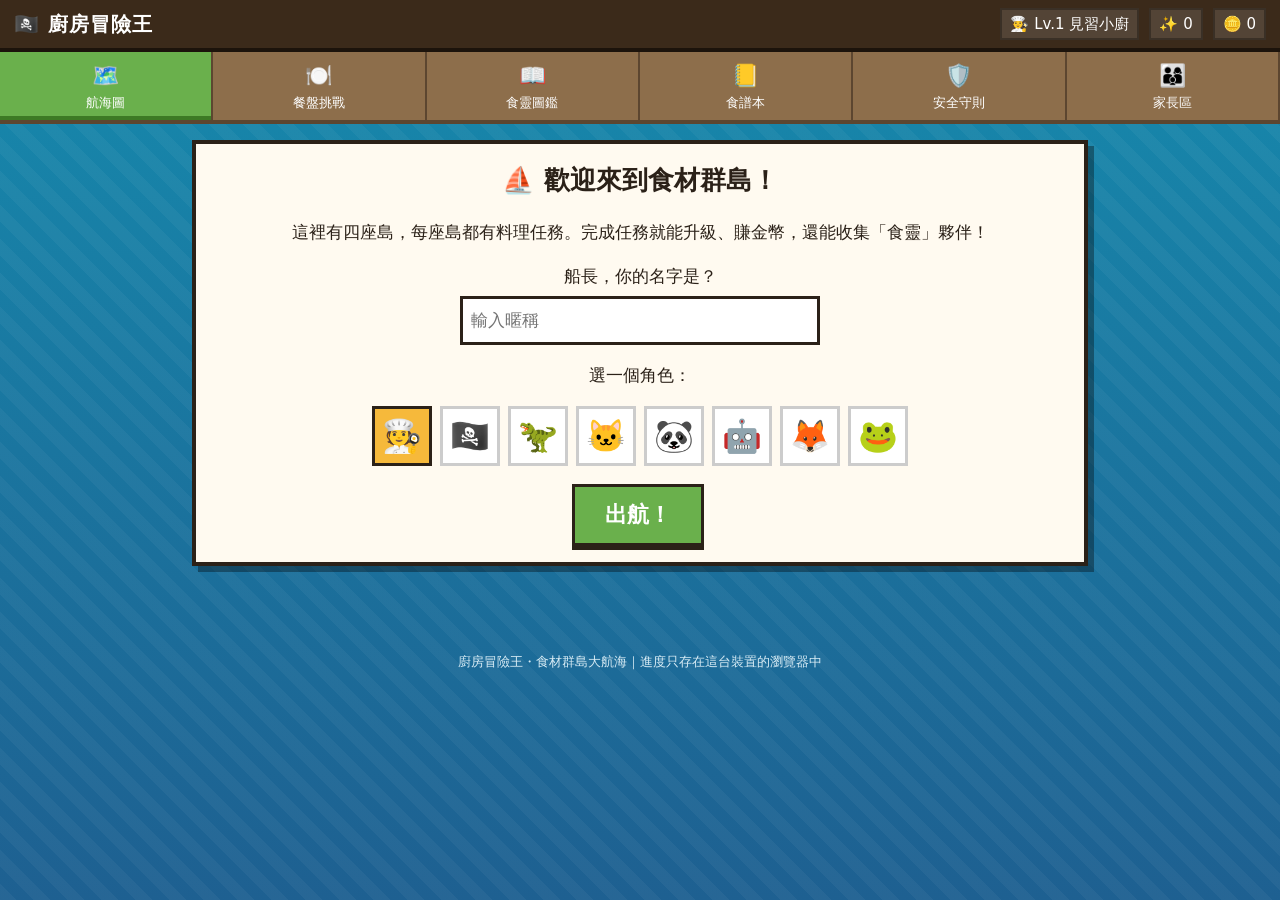
<file: index.html>
<!DOCTYPE html>
<html lang="zh-Hant-TW">
<head>
<meta charset="UTF-8">
<meta name="viewport" content="width=device-width, initial-scale=1">
<title>航海圖｜廚房冒險王</title>
<link rel="icon" href="data:image/svg+xml,<svg xmlns=%22http://www.w3.org/2000/svg%22 viewBox=%220 0 100 100%22><text y=%22.9em%22 font-size=%2290%22>🍳</text></svg>">
<link rel="stylesheet" href="css/style.css">
</head>
<body data-page="index.html">
<main id="main"></main>
<footer>廚房冒險王・食材群島大航海｜進度只存在這台裝置的瀏覽器中</footer>
<script src="js/data.js"></script>
<script src="js/app.js"></script>
</body>
</html>
</file>
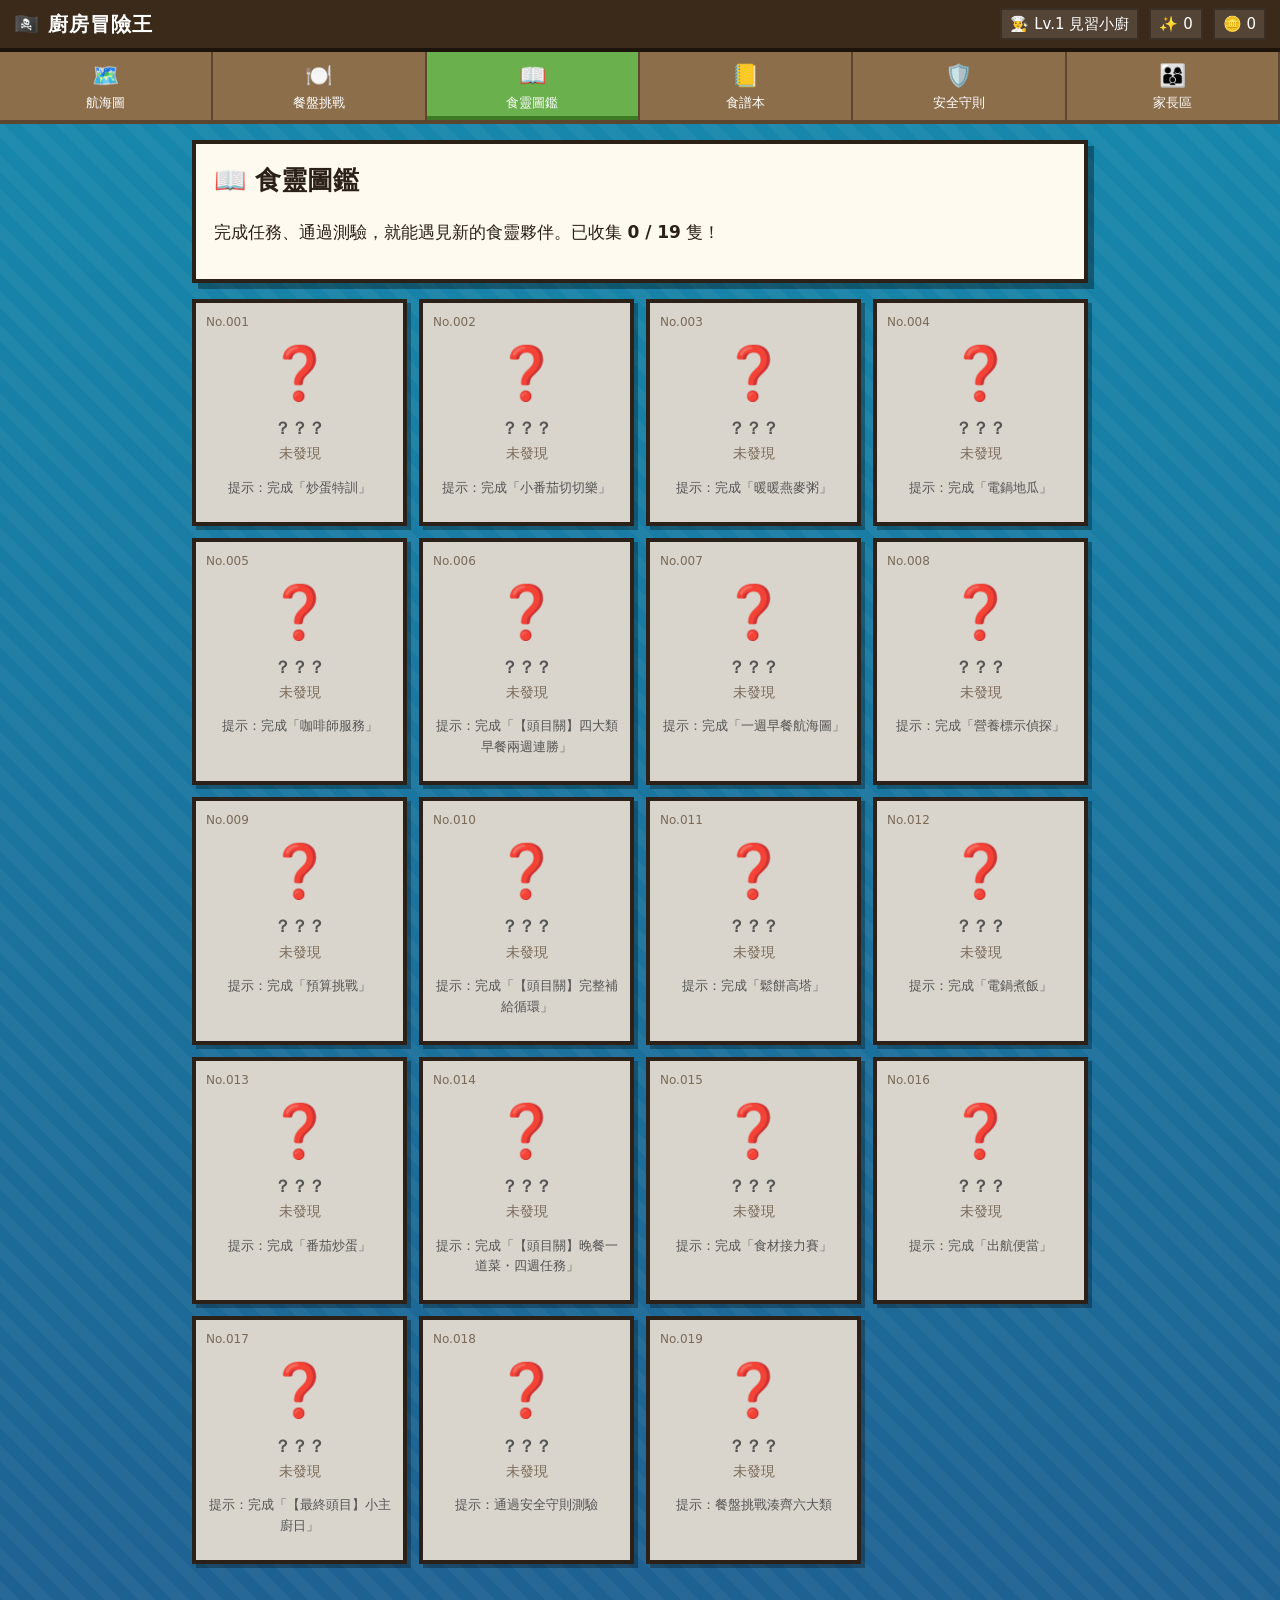
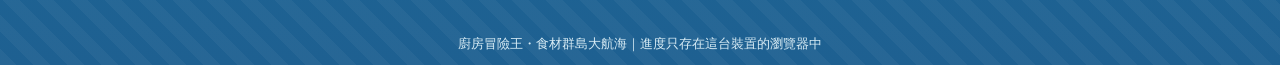
<file: collection.html>
<!DOCTYPE html>
<html lang="zh-Hant-TW">
<head>
<meta charset="UTF-8">
<meta name="viewport" content="width=device-width, initial-scale=1">
<title>食靈圖鑑｜廚房冒險王</title>
<link rel="icon" href="data:image/svg+xml,<svg xmlns=%22http://www.w3.org/2000/svg%22 viewBox=%220 0 100 100%22><text y=%22.9em%22 font-size=%2290%22>🍳</text></svg>">
<link rel="stylesheet" href="css/style.css">
</head>
<body data-page="collection.html">
<main id="main"></main>
<footer>廚房冒險王・食材群島大航海｜進度只存在這台裝置的瀏覽器中</footer>
<script src="js/data.js"></script>
<script src="js/app.js"></script>
</body>
</html>
</file>
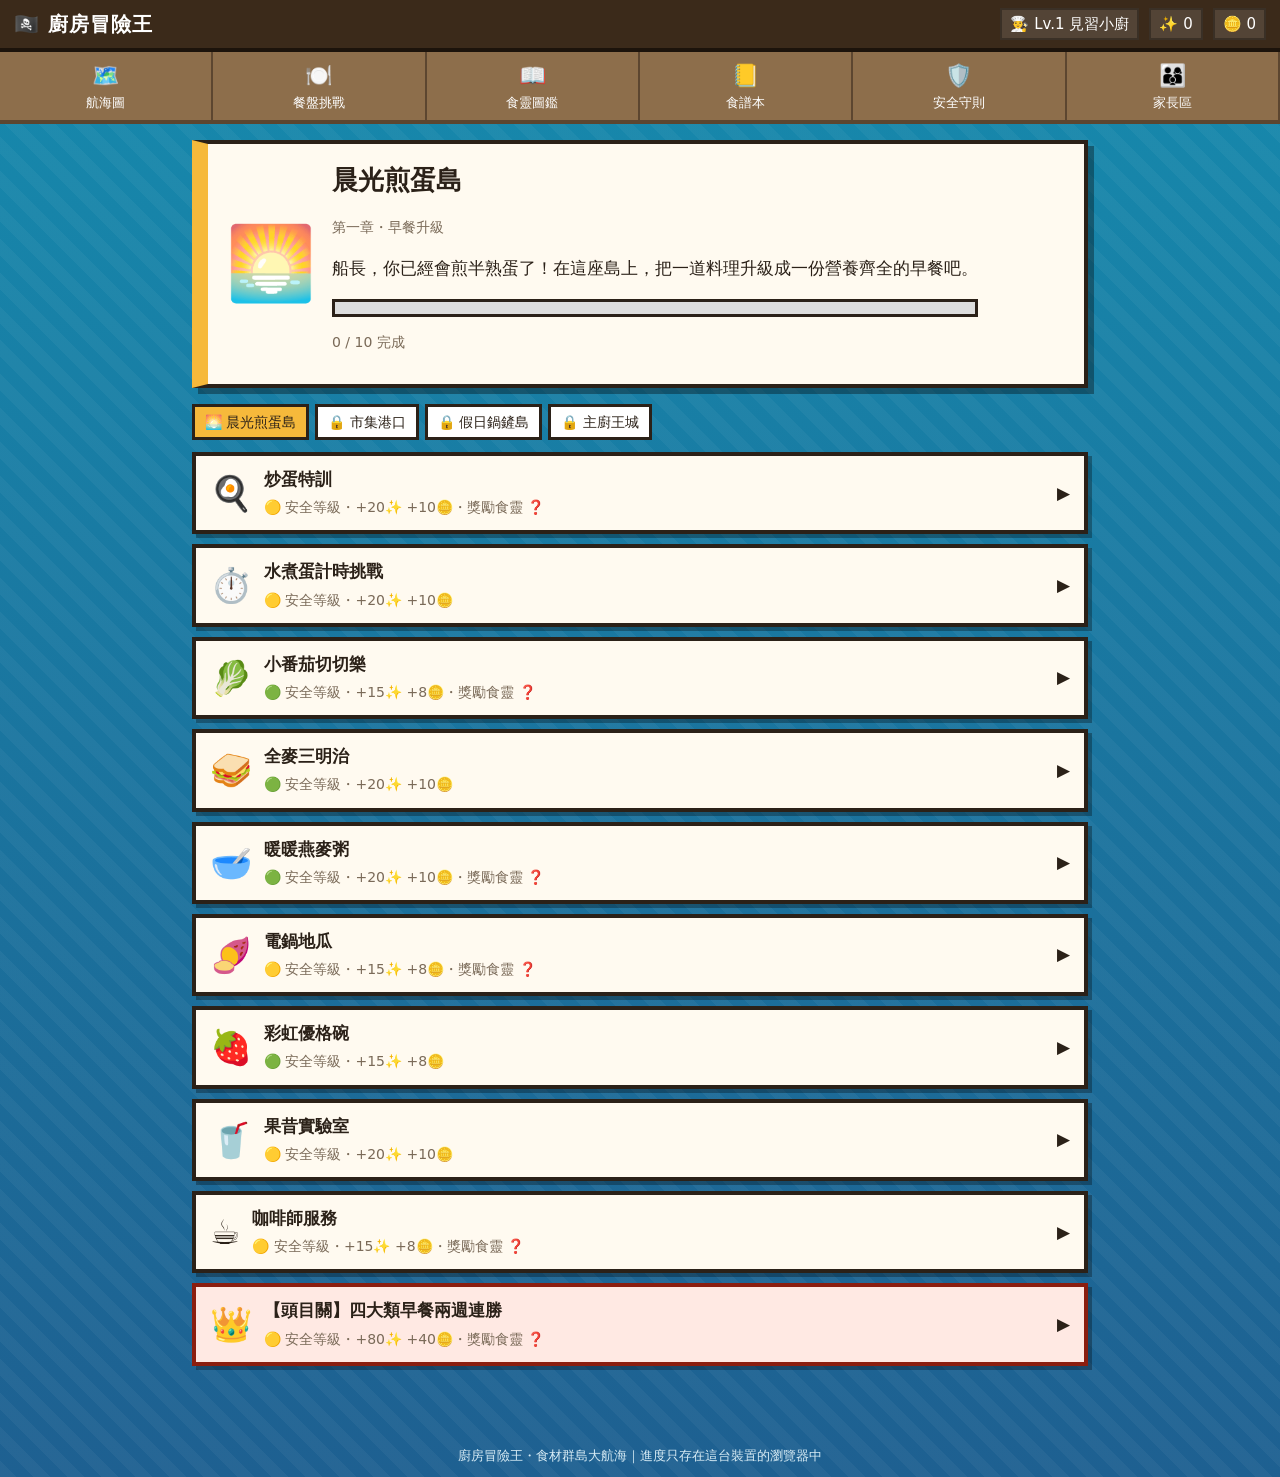
<file: island.html>
<!DOCTYPE html>
<html lang="zh-Hant-TW">
<head>
<meta charset="UTF-8">
<meta name="viewport" content="width=device-width, initial-scale=1">
<title>島嶼任務｜廚房冒險王</title>
<link rel="icon" href="data:image/svg+xml,<svg xmlns=%22http://www.w3.org/2000/svg%22 viewBox=%220 0 100 100%22><text y=%22.9em%22 font-size=%2290%22>🍳</text></svg>">
<link rel="stylesheet" href="css/style.css">
</head>
<body data-page="island.html">
<main id="main"></main>
<footer>廚房冒險王・食材群島大航海｜進度只存在這台裝置的瀏覽器中</footer>
<script src="js/data.js"></script>
<script src="js/app.js"></script>
</body>
</html>
</file>
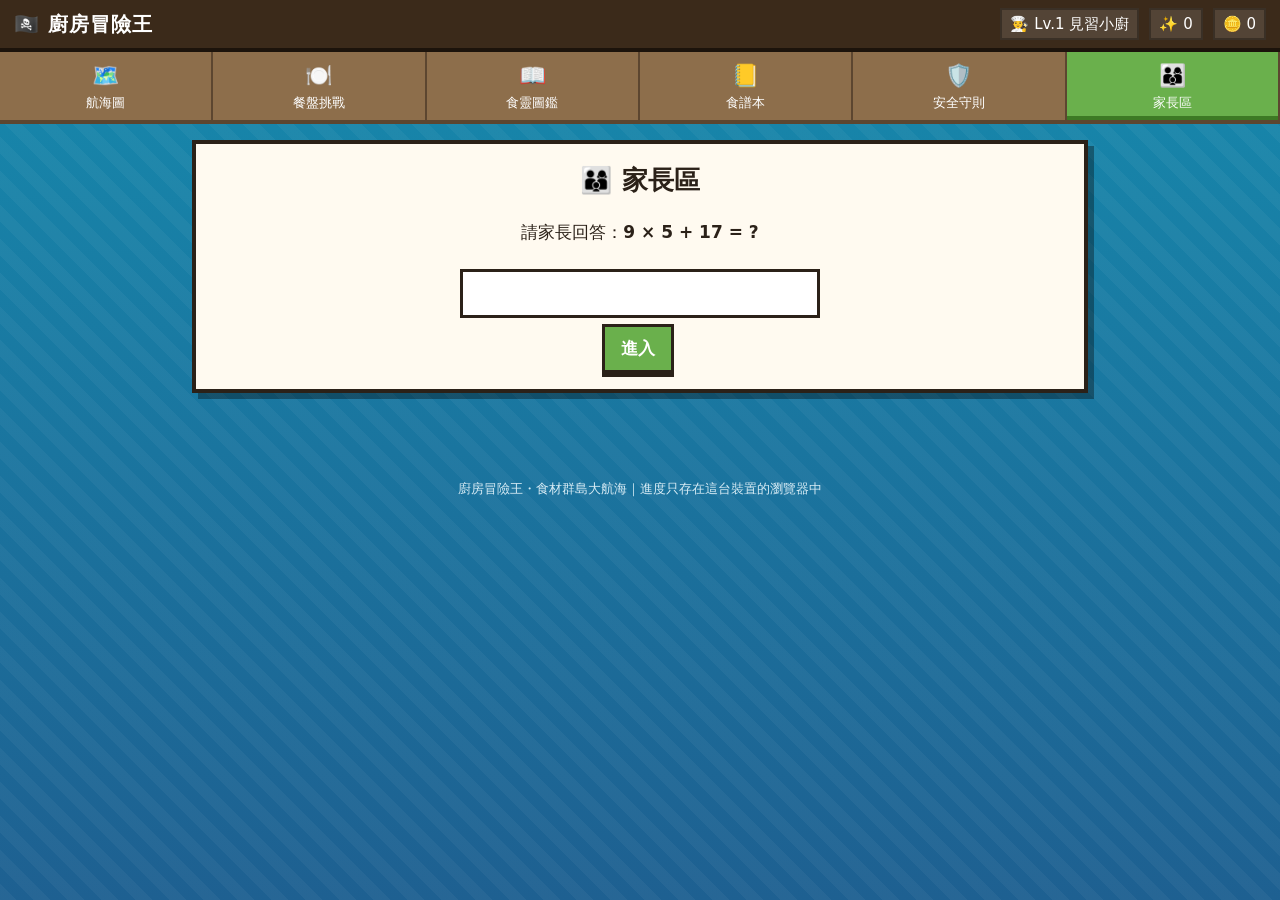
<file: parent.html>
<!DOCTYPE html>
<html lang="zh-Hant-TW">
<head>
<meta charset="UTF-8">
<meta name="viewport" content="width=device-width, initial-scale=1">
<title>家長區｜廚房冒險王</title>
<link rel="icon" href="data:image/svg+xml,<svg xmlns=%22http://www.w3.org/2000/svg%22 viewBox=%220 0 100 100%22><text y=%22.9em%22 font-size=%2290%22>🍳</text></svg>">
<link rel="stylesheet" href="css/style.css">
</head>
<body data-page="parent.html">
<main id="main"></main>
<footer>廚房冒險王・食材群島大航海｜進度只存在這台裝置的瀏覽器中</footer>
<script src="js/data.js"></script>
<script src="js/app.js"></script>
</body>
</html>
</file>
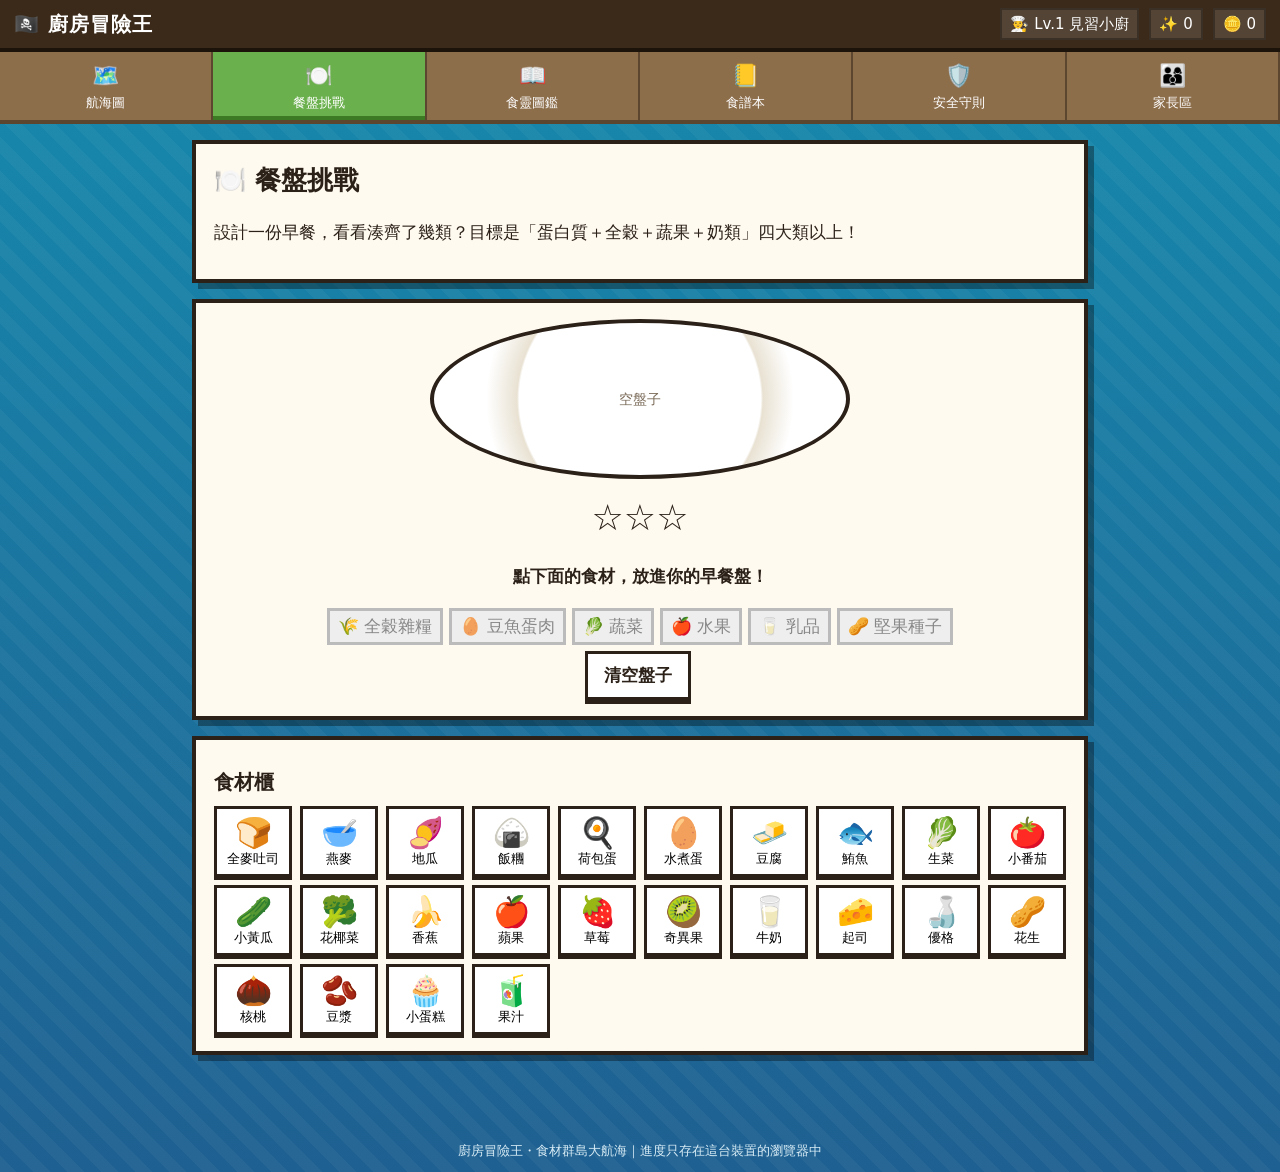
<file: plate.html>
<!DOCTYPE html>
<html lang="zh-Hant-TW">
<head>
<meta charset="UTF-8">
<meta name="viewport" content="width=device-width, initial-scale=1">
<title>餐盤挑戰｜廚房冒險王</title>
<link rel="icon" href="data:image/svg+xml,<svg xmlns=%22http://www.w3.org/2000/svg%22 viewBox=%220 0 100 100%22><text y=%22.9em%22 font-size=%2290%22>🍳</text></svg>">
<link rel="stylesheet" href="css/style.css">
</head>
<body data-page="plate.html">
<main id="main"></main>
<footer>廚房冒險王・食材群島大航海｜進度只存在這台裝置的瀏覽器中</footer>
<script src="js/data.js"></script>
<script src="js/app.js"></script>
</body>
</html>
</file>
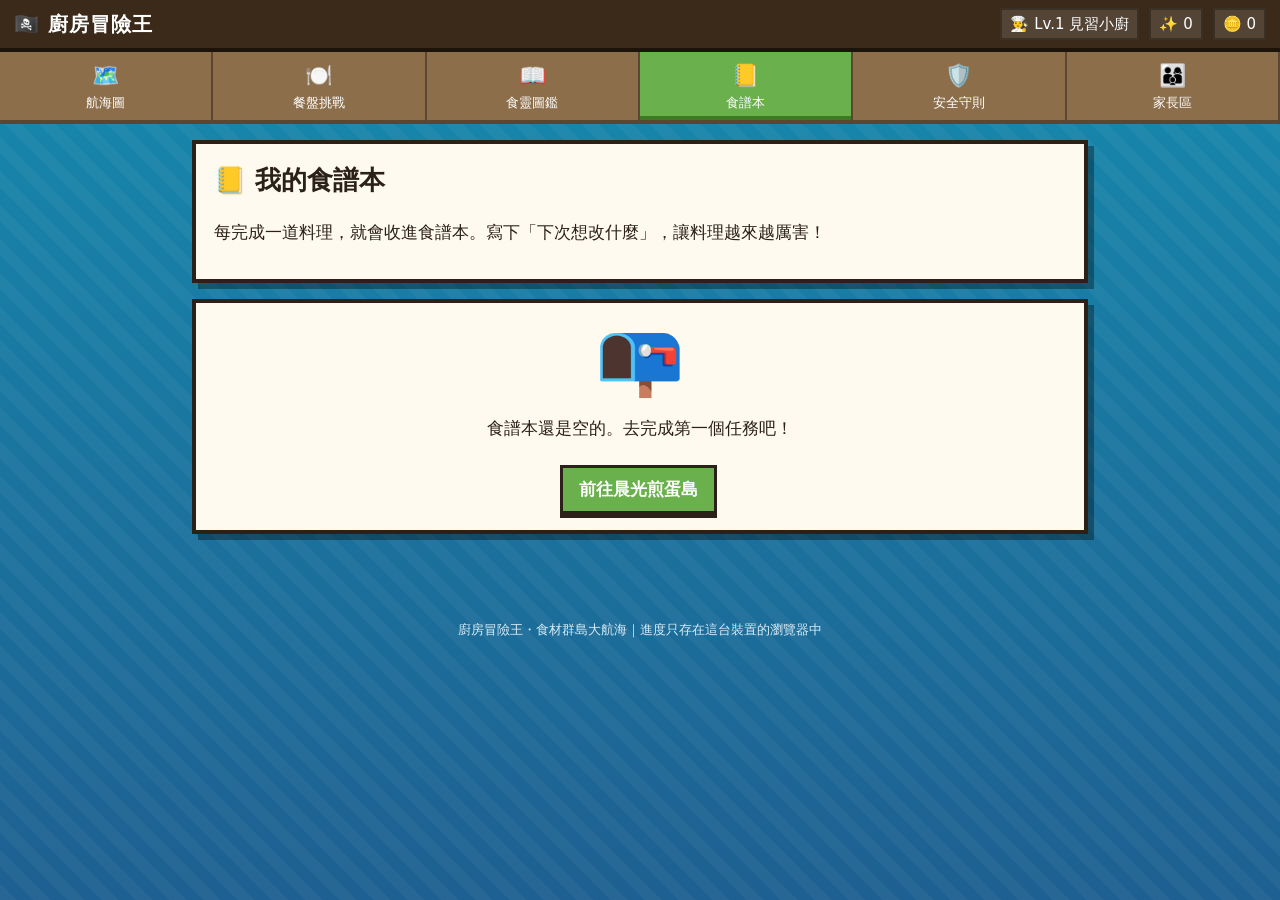
<file: recipes.html>
<!DOCTYPE html>
<html lang="zh-Hant-TW">
<head>
<meta charset="UTF-8">
<meta name="viewport" content="width=device-width, initial-scale=1">
<title>我的食譜本｜廚房冒險王</title>
<link rel="icon" href="data:image/svg+xml,<svg xmlns=%22http://www.w3.org/2000/svg%22 viewBox=%220 0 100 100%22><text y=%22.9em%22 font-size=%2290%22>🍳</text></svg>">
<link rel="stylesheet" href="css/style.css">
</head>
<body data-page="recipes.html">
<main id="main"></main>
<footer>廚房冒險王・食材群島大航海｜進度只存在這台裝置的瀏覽器中</footer>
<script src="js/data.js"></script>
<script src="js/app.js"></script>
</body>
</html>
</file>
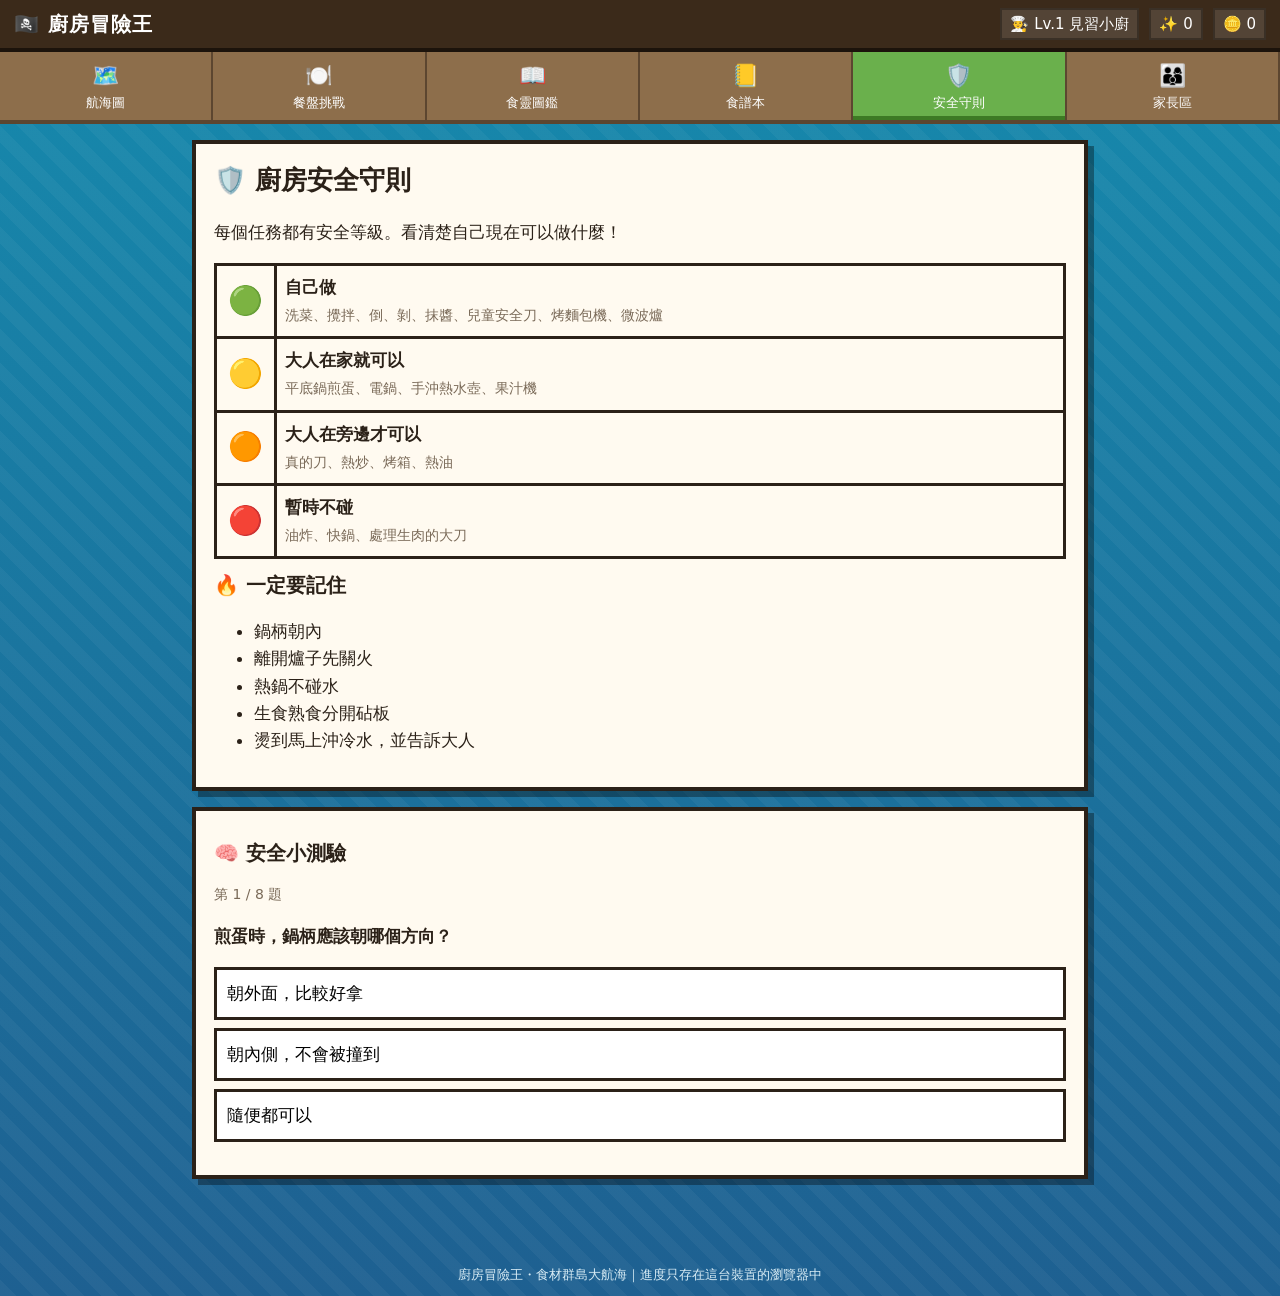
<file: safety.html>
<!DOCTYPE html>
<html lang="zh-Hant-TW">
<head>
<meta charset="UTF-8">
<meta name="viewport" content="width=device-width, initial-scale=1">
<title>安全守則｜廚房冒險王</title>
<link rel="icon" href="data:image/svg+xml,<svg xmlns=%22http://www.w3.org/2000/svg%22 viewBox=%220 0 100 100%22><text y=%22.9em%22 font-size=%2290%22>🍳</text></svg>">
<link rel="stylesheet" href="css/style.css">
</head>
<body data-page="safety.html">
<main id="main"></main>
<footer>廚房冒險王・食材群島大航海｜進度只存在這台裝置的瀏覽器中</footer>
<script src="js/data.js"></script>
<script src="js/app.js"></script>
</body>
</html>
</file>
<file: css/style.css>
:root {
  --sea: #1e6091; --sea2: #168aad; --sand: #fff4d6; --ink: #2b2118;
  --block: #8d6e4b; --grass: #6ab04c; --gold: #f6b93b; --red: #e55039;
  --muted: #7a6a58; --card: #fffaf0;
}
* { box-sizing: border-box; }
body {
  margin: 0; color: var(--ink);
  font-family: "Microsoft JhengHei", "PingFang TC", "Noto Sans TC", system-ui, sans-serif;
  background:
    repeating-linear-gradient(45deg, rgba(255,255,255,.04) 0 12px, transparent 12px 24px),
    linear-gradient(180deg, var(--sea2), var(--sea));
  min-height: 100vh; font-size: 17px; line-height: 1.6;
}
a { color: inherit; }
header { position: sticky; top: 0; z-index: 10; }
.topbar {
  display: flex; justify-content: space-between; align-items: center; flex-wrap: wrap; gap: 6px;
  padding: 8px 14px; background: #3b2a1a; color: #fff; border-bottom: 4px solid #1c130b;
}
.logo { font-weight: 900; text-decoration: none; font-size: 20px; letter-spacing: 1px; }
.stats { display: flex; gap: 10px; flex-wrap: wrap; font-size: 15px; }
.stats span { background: rgba(255,255,255,.12); padding: 2px 8px; border: 2px solid rgba(0,0,0,.3); }
nav { display: flex; overflow-x: auto; background: var(--block); border-bottom: 4px solid #5c4630; }
nav a {
  flex: 1; min-width: 72px; text-align: center; padding: 6px 4px; text-decoration: none; color: #fff;
  font-size: 22px; border-right: 2px solid #5c4630;
}
nav a span { display: block; font-size: 13px; }
nav a.active { background: var(--grass); box-shadow: inset 0 -4px 0 #3d7a24; }
.badge { background: var(--red); color: #fff; padding: 0 6px; font-size: 12px; }
.badge.ok { background: var(--grass); }

main { max-width: 920px; margin: 0 auto; padding: 16px 12px 60px; }
.card {
  background: var(--card); border: 4px solid var(--ink); padding: 16px 18px; margin: 0 0 16px;
  box-shadow: 6px 6px 0 rgba(0,0,0,.35);
}
h1 { margin: 0 0 6px; font-size: 26px; }
h2 { margin: 10px 0 8px; font-size: 20px; }
.sec-title { color: #fff; text-shadow: 2px 2px 0 #000; }
.muted { color: var(--muted); font-size: 14px; }
.small { font-size: 13px; }
.center { text-align: center; }
.grow { flex: 1; }
.row { display: flex; gap: 8px; align-items: center; }
.wrap { flex-wrap: wrap; }

.btn {
  display: inline-block; cursor: pointer; font: inherit; font-weight: 700; text-decoration: none;
  background: var(--grass); color: #fff; border: 3px solid var(--ink); padding: 8px 16px; margin: 6px 4px 0 0;
  box-shadow: 0 4px 0 var(--ink); position: relative; top: 0;
}
.btn:active { top: 4px; box-shadow: none; }
.btn.big { font-size: 22px; padding: 10px 30px; }
.btn.ghost { background: #fff; color: var(--ink); }
.btn.danger { background: var(--red); }
input, textarea {
  font: inherit; border: 3px solid var(--ink); padding: 8px; width: 100%; max-width: 360px; margin-top: 6px; background: #fff;
}
textarea { max-width: 100%; }

.avatar-pick { display: flex; flex-wrap: wrap; gap: 8px; justify-content: center; margin-bottom: 12px; }
.av { font-size: 32px; width: 60px; height: 60px; background: #fff; border: 3px solid #ccc; cursor: pointer; }
.av.sel { border-color: var(--ink); background: var(--gold); }

.hero { display: flex; gap: 16px; align-items: center; }
.hero-av { font-size: 64px; background: var(--gold); border: 4px solid var(--ink); width: 96px; height: 96px; display: grid; place-items: center; }
.bar { height: 18px; background: #ddd; border: 3px solid var(--ink); margin: 6px 0; }
.bar div { height: 100%; background: repeating-linear-gradient(90deg, var(--grass) 0 14px, #58a03c 14px 16px); transition: width .4s; }
.bar.small { height: 12px; }
.today { background: #fff1c1; }
.quest-link { display: block; font-size: 19px; font-weight: 700; text-decoration: none; padding: 8px; border: 3px dashed var(--ink); background: #fff; }

.map { display: grid; grid-template-columns: repeat(auto-fit, minmax(200px, 1fr)); gap: 16px; margin-bottom: 16px; }
.island {
  text-decoration: none; background: var(--sand); border: 4px solid var(--ink); padding: 14px; text-align: center;
  box-shadow: 6px 6px 0 rgba(0,0,0,.35), inset 0 -10px 0 var(--c);
  transition: transform .15s;
}
.island:hover { transform: translateY(-4px); }
.island.locked { filter: grayscale(.9); opacity: .8; }
.isl-emoji { font-size: 56px; }
.isl-name { font-size: 20px; font-weight: 900; }
.log { padding-left: 18px; margin: 0; }

.island-head { display: flex; gap: 16px; align-items: center; border-left: 16px solid var(--c); }
.big-emoji { font-size: 72px; line-height: 1.1; }
.island-nav { display: flex; gap: 6px; flex-wrap: wrap; margin-bottom: 12px; }
.island-nav a { background: #fff; border: 3px solid var(--ink); padding: 4px 10px; text-decoration: none; font-size: 14px; }
.island-nav a.active { background: var(--gold); }
.quest { background: var(--card); border: 4px solid var(--ink); margin-bottom: 10px; box-shadow: 4px 4px 0 rgba(0,0,0,.3); }
.quest.boss { background: #ffe9e3; border-color: #8b1e0f; }
.quest.done { background: #e8f6df; }
.quest.pending { background: #fff7d6; }
.q-head { display: flex; align-items: center; gap: 12px; padding: 10px 14px; cursor: pointer; }
.q-emoji { font-size: 34px; }
.q-state { font-weight: 700; white-space: nowrap; }
.q-body { display: none; padding: 0 16px 14px; border-top: 3px dashed #c9b99d; }
.quest.open .q-body { display: block; }

.plate {
  min-height: 160px; border-radius: 50%; background: radial-gradient(circle, #fff 55%, #e9e2d3 56%, #fff 70%);
  border: 4px solid var(--ink); display: flex; flex-wrap: wrap; gap: 6px; justify-content: center; align-content: center; padding: 30px;
  max-width: 420px; margin: 0 auto;
}
.foods { display: grid; grid-template-columns: repeat(auto-fill, minmax(78px, 1fr)); gap: 8px; }
.food { font-size: 30px; background: #fff; border: 3px solid var(--ink); cursor: pointer; padding: 6px 2px; box-shadow: 0 3px 0 var(--ink); }
.food small { display: block; font-size: 13px; }
.food.on { background: var(--sand); }
.stars { text-align: center; font-size: 36px; margin-top: 10px; }
.groups { display: flex; flex-wrap: wrap; gap: 6px; justify-content: center; }
.grp { border: 3px solid #bbb; padding: 2px 8px; background: #eee; color: #888; }
.grp.ok { border-color: var(--ink); background: var(--grass); color: #fff; }

.dex { display: grid; grid-template-columns: repeat(auto-fill, minmax(170px, 1fr)); gap: 12px; }
.mon { background: var(--card); border: 4px solid var(--ink); padding: 10px; text-align: center; box-shadow: 4px 4px 0 rgba(0,0,0,.3); }
.mon.r2 { background: #e6f0ff; }
.mon.r3 { background: linear-gradient(160deg, #fff4c2, #ffd77a); }
.mon.unknown { background: #d9d4cc; color: #555; }
.mon-emoji { font-size: 52px; }
.mon-name { font-weight: 900; }
.no { font-size: 12px; text-align: left; color: var(--muted); }

table.safety { width: 100%; border-collapse: collapse; }
table.safety td { border: 3px solid var(--ink); padding: 8px; }
table.safety td.lv { font-size: 28px; text-align: center; width: 60px; }
.opts { display: grid; gap: 8px; }
.opt { font: inherit; text-align: left; padding: 10px; border: 3px solid var(--ink); background: #fff; cursor: pointer; }
.opt.right { background: #c8eeb4; }
.opt.wrong { background: #f8c4b8; }

.pend { display: flex; justify-content: space-between; align-items: center; gap: 10px; flex-wrap: wrap; border: 3px solid var(--ink); padding: 10px; margin-bottom: 8px; background: #fff; }

.modal { position: fixed; inset: 0; background: rgba(0,0,0,.6); display: grid; place-items: center; z-index: 100; padding: 16px; }
.modal-box { background: var(--card); border: 5px solid var(--ink); padding: 24px; text-align: center; max-width: 360px; box-shadow: 8px 8px 0 #000; }
.pop { animation: pop .4s ease-out; }
@keyframes pop { 0% { transform: scale(.3); } 80% { transform: scale(1.08); } 100% { transform: scale(1); } }
#toast {
  position: fixed; left: 50%; bottom: 24px; transform: translateX(-50%) translateY(120px);
  background: #3b2a1a; color: #fff; border: 3px solid #000; padding: 10px 18px; z-index: 200; transition: transform .3s; max-width: 92vw;
}
#toast.show { transform: translateX(-50%) translateY(0); }
footer { text-align: center; color: #d8ecf5; font-size: 13px; padding: 10px; }

@media (max-width: 560px) {
  .hero, .island-head { flex-direction: column; text-align: center; }
  h1 { font-size: 22px; }
}
.quest, .recipe { scroll-margin-top: 130px; }
</file>
